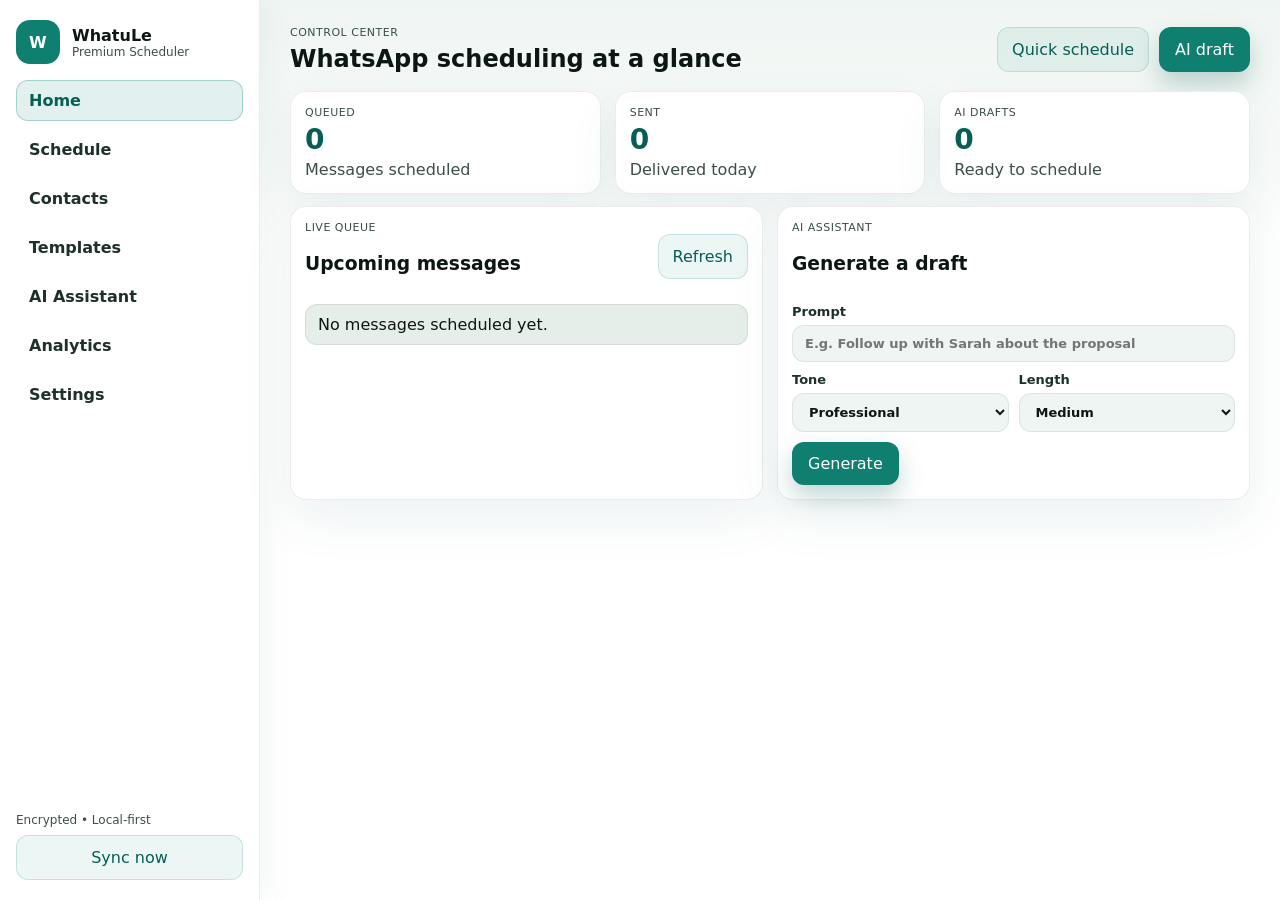
<file: dashboard/index.html>
<!doctype html>
<html lang="en">
  <head>
    <meta charset="UTF-8" />
    <meta name="viewport" content="width=device-width, initial-scale=1.0" />
    <title>WhatuLe Dashboard</title>
    <link rel="stylesheet" href="styles.css" />
  </head>
  <body>
    <div class="layout">
      <aside class="sidebar">
        <div class="sidebar__brand">
          <div class="sidebar__logo">W</div>
          <div>
            <p class="sidebar__name">WhatuLe</p>
            <p class="sidebar__muted">Premium Scheduler</p>
          </div>
        </div>
        <nav class="nav">
          <button class="nav__item active" data-section="home">Home</button>
          <button class="nav__item" data-section="schedule">Schedule</button>
          <button class="nav__item" data-section="contacts">Contacts</button>
          <button class="nav__item" data-section="templates">Templates</button>
          <button class="nav__item" data-section="ai">AI Assistant</button>
          <button class="nav__item" data-section="analytics">Analytics</button>
          <button class="nav__item" data-section="settings">Settings</button>
        </nav>
        <div class="sidebar__footer">
          <p class="sidebar__muted">Encrypted • Local-first</p>
          <button id="sync-now" class="ghost">Sync now</button>
        </div>
      </aside>

      <main class="content">
        <header class="topbar">
          <div>
            <p class="eyebrow">Control Center</p>
            <h1>WhatsApp scheduling at a glance</h1>
          </div>
          <div class="topbar__actions">
            <button class="ghost" id="new-quick">Quick schedule</button>
            <button class="primary" id="new-ai">AI draft</button>
          </div>
        </header>

        <section id="section-home" class="section active">
          <div class="grid grid--3">
            <div class="stat">
              <p class="eyebrow">Queued</p>
              <h2 id="stat-queued">0</h2>
              <p class="muted">Messages scheduled</p>
            </div>
            <div class="stat">
              <p class="eyebrow">Sent</p>
              <h2 id="stat-sent">0</h2>
              <p class="muted">Delivered today</p>
            </div>
            <div class="stat">
              <p class="eyebrow">AI drafts</p>
              <h2 id="stat-ai">0</h2>
              <p class="muted">Ready to schedule</p>
            </div>
          </div>

          <div class="grid grid--2">
            <div class="panel">
              <header class="panel__head">
                <div>
                  <p class="eyebrow">Live Queue</p>
                  <h3>Upcoming messages</h3>
                </div>
                <button class="ghost" id="refresh-home">Refresh</button>
              </header>
              <ul id="home-queue" class="list"></ul>
            </div>

            <div class="panel">
              <header class="panel__head">
                <div>
                  <p class="eyebrow">AI Assistant</p>
                  <h3>Generate a draft</h3>
                </div>
              </header>
              <form id="ai-draft-form" class="form">
                <label class="field">
                  <span>Prompt</span>
                  <input name="prompt" required placeholder="E.g. Follow up with Sarah about the proposal" />
                </label>
                <div class="row">
                  <label class="field">
                    <span>Tone</span>
                    <select name="tone">
                      <option value="friendly">Friendly</option>
                      <option value="professional" selected>Professional</option>
                      <option value="casual">Casual</option>
                      <option value="formal">Formal</option>
                    </select>
                  </label>
                  <label class="field">
                    <span>Length</span>
                    <select name="length">
                      <option value="short">Short</option>
                      <option value="medium" selected>Medium</option>
                      <option value="long">Long</option>
                    </select>
                  </label>
                </div>
                <div class="actions">
                  <button class="primary" type="submit">Generate</button>
                  <p class="muted" id="ai-draft-status"></p>
                </div>
              </form>
              <div id="ai-draft-preview" class="preview" hidden>
                <div class="preview__bar">
                  <p>Draft</p>
                  <div class="preview__controls">
                    <button class="ghost" id="draft-use">Use</button>
                    <button class="ghost" id="draft-dismiss">Dismiss</button>
                  </div>
                </div>
                <p id="ai-draft-text"></p>
              </div>
            </div>
          </div>
        </section>

        <section id="section-schedule" class="section">
          <header class="panel__head">
            <div>
              <p class="eyebrow">Schedule</p>
              <h3>All planned messages</h3>
            </div>
            <button class="ghost" id="refresh-schedule">Refresh</button>
          </header>
          <table class="table" id="schedule-table">
            <thead>
              <tr>
                <th>Contact</th>
                <th>Message</th>
                <th>Time</th>
                <th>Status</th>
              </tr>
            </thead>
            <tbody></tbody>
          </table>
        </section>

        <section id="section-contacts" class="section">
          <header class="panel__head">
            <div>
              <p class="eyebrow">Contacts</p>
              <h3>Favorites & tags</h3>
            </div>
          </header>
          <div class="panel">
            <p class="muted">Contact intelligence coming soon. Add contacts directly from WhatsApp conversations.</p>
          </div>
        </section>

        <section id="section-templates" class="section">
          <header class="panel__head">
            <div>
              <p class="eyebrow">Templates</p>
              <h3>Save your best messages</h3>
            </div>
          </header>
          <div class="panel">
            <p class="muted">Create and reuse AI-enhanced templates for birthdays, follow-ups, and reminders.</p>
          </div>
        </section>

        <section id="section-ai" class="section">
          <header class="panel__head">
            <div>
              <p class="eyebrow">AI Assistant</p>
              <h3>Conversational workspace</h3>
            </div>
          </header>
          <div class="panel">
            <p class="muted">Chat-style assistant with tone control, translation, and message scoring.</p>
          </div>
        </section>

        <section id="section-analytics" class="section">
          <header class="panel__head">
            <div>
              <p class="eyebrow">Analytics</p>
              <h3>Delivery insights</h3>
            </div>
          </header>
          <div class="grid grid--2">
            <div class="panel">
              <p class="muted">Visual delivery timelines, response rates, and engagement will appear here.</p>
            </div>
            <div class="panel">
              <p class="muted">Export-ready reports for campaigns and client updates.</p>
            </div>
          </div>
        </section>

        <section id="section-settings" class="section">
          <header class="panel__head">
            <div>
              <p class="eyebrow">Settings</p>
              <h3>Secure configuration</h3>
            </div>
          </header>
          <div class="panel form">
            <label class="field">
              <span>Default send delay (seconds)</span>
              <input id="setting-delay" type="number" min="0" value="10" />
            </label>
            <label class="field">
              <span>AI Provider</span>
              <select id="setting-provider">
                <option value="openai">OpenAI</option>
                <option value="gemini">Gemini</option>
                <option value="claude">Claude</option>
                <option value="ollama">Ollama</option>
              </select>
            </label>
            <button class="primary" id="save-settings">Save preferences</button>
            <p class="muted" id="settings-status"></p>
          </div>
        </section>
      </main>
    </div>
    <script src="dashboard.js"></script>
  </body>
</html>
</file>
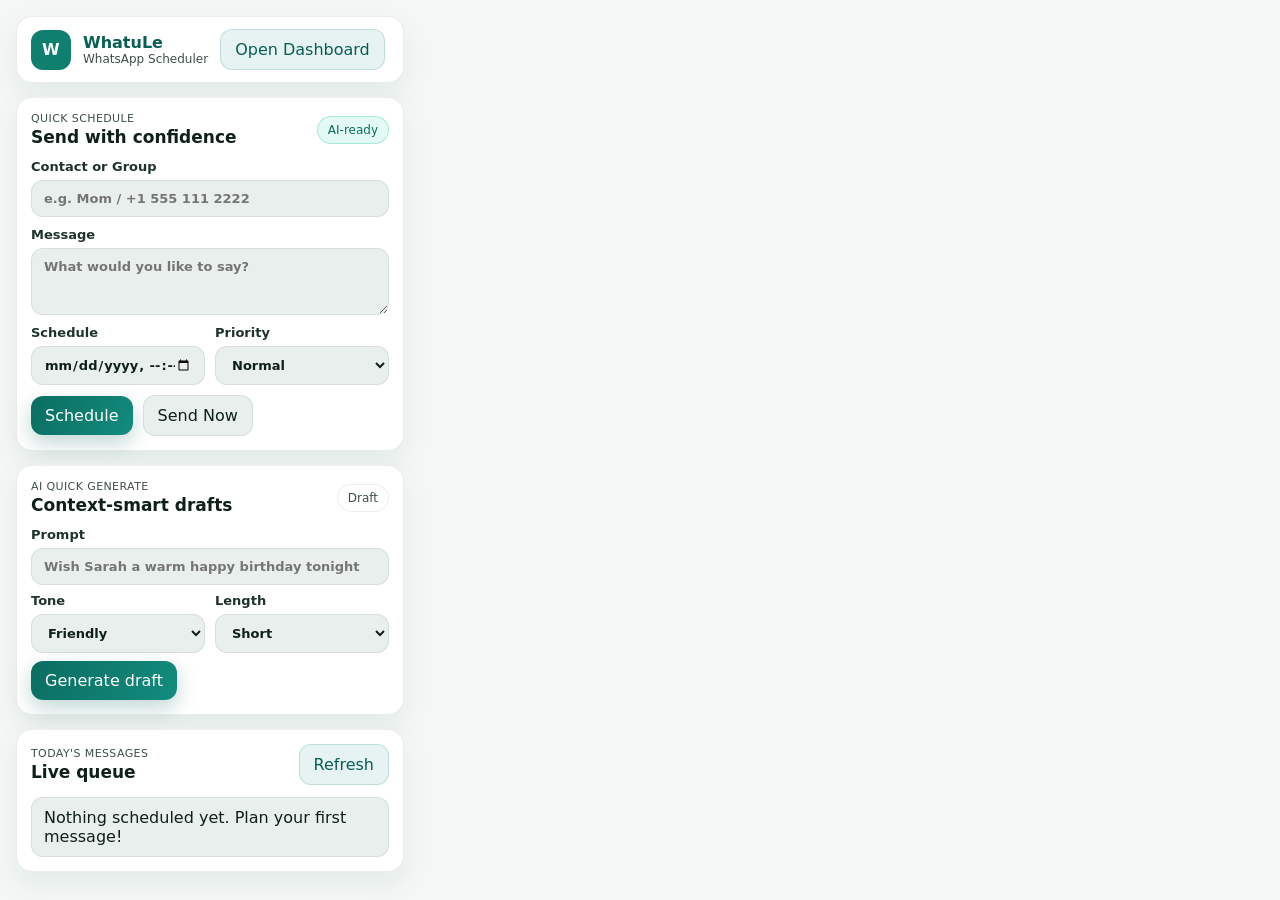
<file: popup/index.html>
<!doctype html>
<html lang="en">
  <head>
    <meta charset="UTF-8" />
    <meta name="viewport" content="width=device-width, initial-scale=1.0" />
    <title>WhatuLe • Quick Schedule</title>
    <link rel="stylesheet" href="styles.css" />
  </head>
  <body>
    <div class="popup">
      <header class="brand">
        <div class="brand__logo" aria-hidden="true">W</div>
        <div>
          <p class="brand__name">WhatuLe</p>
          <p class="brand__tagline">WhatsApp Scheduler</p>
        </div>
        <button class="ghost-btn" id="open-dashboard" type="button">Open Dashboard</button>
      </header>

      <section class="card">
        <div class="card__head">
          <div>
            <p class="eyebrow">Quick Schedule</p>
            <h2>Send with confidence</h2>
          </div>
          <span class="pill pill--success">AI-ready</span>
        </div>
        <form id="schedule-form" class="form">
          <label class="field">
            <span>Contact or Group</span>
            <input required name="contact" type="text" placeholder="e.g. Mom / +1 555 111 2222" />
          </label>
          <label class="field">
            <span>Message</span>
            <textarea required name="message" rows="3" placeholder="What would you like to say?"></textarea>
          </label>
          <div class="row">
            <label class="field">
              <span>Schedule</span>
              <input required name="time" type="datetime-local" />
            </label>
            <label class="field">
              <span>Priority</span>
              <select name="priority">
                <option value="normal" selected>Normal</option>
                <option value="high">High</option>
                <option value="low">Low</option>
              </select>
            </label>
          </div>
          <div class="actions">
            <button class="primary" type="submit">Schedule</button>
            <button class="secondary" type="button" id="schedule-now">Send Now</button>
          </div>
          <p class="hint hint--error" id="form-error" hidden></p>
        </form>
      </section>

      <section class="card">
        <div class="card__head">
          <div>
            <p class="eyebrow">AI Quick Generate</p>
            <h2>Context-smart drafts</h2>
          </div>
          <span class="pill pill--muted">Draft</span>
        </div>
        <form id="ai-form" class="form compact">
          <label class="field">
            <span>Prompt</span>
            <input required name="prompt" type="text" placeholder="Wish Sarah a warm happy birthday tonight" />
          </label>
          <div class="row">
            <label class="field">
              <span>Tone</span>
              <select name="tone">
                <option value="friendly" selected>Friendly</option>
                <option value="professional">Professional</option>
                <option value="casual">Casual</option>
                <option value="formal">Formal</option>
              </select>
            </label>
            <label class="field">
              <span>Length</span>
              <select name="length">
                <option value="short" selected>Short</option>
                <option value="medium">Medium</option>
                <option value="long">Long</option>
              </select>
            </label>
          </div>
          <div class="actions">
            <button class="primary" type="submit">Generate draft</button>
            <p class="hint" id="ai-status"></p>
          </div>
        </form>
        <div id="ai-preview" class="preview" hidden>
          <div class="preview__bar">
            <p>AI Draft</p>
            <div class="preview__controls">
              <button class="ghost-btn" id="use-draft">Use</button>
              <button class="ghost-btn" id="dismiss-draft">Dismiss</button>
            </div>
          </div>
          <p id="ai-preview-text"></p>
        </div>
      </section>

      <section class="card">
        <div class="card__head">
          <div>
            <p class="eyebrow">Today's Messages</p>
            <h2>Live queue</h2>
          </div>
          <button class="ghost-btn" id="refresh">Refresh</button>
        </div>
        <ul id="queue" class="list"></ul>
      </section>
    </div>
    <script src="popup.js"></script>
  </body>
</html>
</file>
<file: dashboard/styles.css>
:root {
  color-scheme: light;
  --green-900: #064c44;
  --green-800: #075e54;
  --green-700: #0b6d61;
  --green-600: #0f7f70;
  --green-500: #128c7e;
  --green-300: #1ec99a;
  --sand-50: #f7faf8;
  --sand-100: #eff5f2;
  --sand-200: #e6eeea;
  --text-900: #0c1714;
  --text-700: #1d302a;
  --text-500: #3b4e48;
  --border: rgba(12, 26, 20, 0.08);
  --shadow: 0 18px 50px rgba(7, 94, 84, 0.08);
  font-family: "Inter", system-ui, -apple-system, BlinkMacSystemFont, "Segoe UI", sans-serif;
}

*,
*::before,
*::after {
  box-sizing: border-box;
}

body {
  margin: 0;
  background: linear-gradient(180deg, var(--sand-100) 0%, #ffffff 30%);
  color: var(--text-900);
}

.layout {
  display: grid;
  grid-template-columns: 260px 1fr;
  min-height: 100vh;
}

.sidebar {
  background: white;
  border-right: 1px solid var(--border);
  padding: 20px 16px;
  display: flex;
  flex-direction: column;
  gap: 16px;
  box-shadow: 8px 0 30px rgba(7, 94, 84, 0.05);
}

.sidebar__brand {
  display: flex;
  align-items: center;
  gap: 12px;
}

.sidebar__logo {
  width: 44px;
  height: 44px;
  border-radius: 14px;
  background: var(--green-600);
  color: white;
  display: grid;
  place-items: center;
  font-weight: 800;
  letter-spacing: 0.4px;
}

.sidebar__name {
  margin: 0;
  font-weight: 800;
}

.sidebar__muted {
  margin: 0;
  font-size: 12px;
  color: var(--text-500);
}

.nav {
  display: flex;
  flex-direction: column;
  gap: 8px;
}

.nav__item {
  border: 1px solid transparent;
  background: transparent;
  color: var(--text-700);
  text-align: left;
  padding: 10px 12px;
  border-radius: 12px;
  font-weight: 600;
  cursor: pointer;
  transition: background 120ms ease, border 120ms ease, color 120ms ease;
}

.nav__item.active {
  background: rgba(18, 140, 126, 0.12);
  border-color: rgba(18, 140, 126, 0.3);
  color: var(--green-800);
}

.sidebar__footer {
  margin-top: auto;
  display: flex;
  flex-direction: column;
  gap: 8px;
}

.content {
  padding: 26px 30px 40px;
  display: flex;
  flex-direction: column;
  gap: 18px;
}

.topbar {
  display: flex;
  align-items: center;
  justify-content: space-between;
  gap: 10px;
}

.topbar h1 {
  margin: 6px 0 0;
  font-size: 24px;
}

.topbar__actions {
  display: flex;
  gap: 10px;
}

.eyebrow {
  margin: 0;
  text-transform: uppercase;
  letter-spacing: 0.5px;
  font-size: 11px;
  color: var(--text-500);
}

.primary,
.ghost,
button {
  border: none;
  border-radius: 12px;
  font: inherit;
  cursor: pointer;
  transition: transform 120ms ease, box-shadow 120ms ease, background 120ms ease;
}

.primary {
  background: var(--green-600);
  color: white;
  padding: 12px 16px;
  box-shadow: 0 12px 24px rgba(12, 99, 88, 0.25);
}

.ghost {
  background: rgba(18, 140, 126, 0.08);
  color: var(--green-800);
  padding: 12px 14px;
  border: 1px solid rgba(18, 140, 126, 0.18);
}

.grid {
  display: grid;
  gap: 14px;
}

.grid--3 {
  grid-template-columns: repeat(auto-fit, minmax(180px, 1fr));
}

.grid--2 {
  grid-template-columns: repeat(auto-fit, minmax(260px, 1fr));
}

.stat,
.panel {
  background: white;
  border: 1px solid var(--border);
  border-radius: 16px;
  padding: 14px;
  box-shadow: var(--shadow);
}

.stat h2 {
  margin: 4px 0;
  font-size: 28px;
  color: var(--green-800);
}

.muted {
  color: var(--text-500);
  margin: 0;
}

.panel__head {
  display: flex;
  align-items: center;
  justify-content: space-between;
  gap: 8px;
  margin-bottom: 12px;
}

.list {
  list-style: none;
  padding: 0;
  margin: 0;
  display: flex;
  flex-direction: column;
  gap: 10px;
}

.list__item {
  padding: 10px 12px;
  border-radius: 12px;
  border: 1px solid var(--border);
  background: var(--sand-200);
}

.row {
  display: grid;
  grid-template-columns: repeat(2, minmax(0, 1fr));
  gap: 10px;
}

.form {
  display: flex;
  flex-direction: column;
  gap: 10px;
}

.field {
  display: flex;
  flex-direction: column;
  gap: 6px;
  color: var(--text-700);
  font-weight: 600;
  font-size: 13px;
}

input,
select,
textarea {
  border: 1px solid var(--border);
  border-radius: 12px;
  padding: 10px 12px;
  font: inherit;
  background: var(--sand-100);
  color: var(--text-900);
  transition: border 120ms ease, box-shadow 120ms ease, background 120ms ease;
}

input:focus,
select:focus,
textarea:focus {
  outline: none;
  border-color: rgba(18, 140, 126, 0.45);
  box-shadow: 0 0 0 3px rgba(18, 140, 126, 0.12);
  background: white;
}

.preview {
  margin-top: 6px;
  border: 1px solid rgba(18, 140, 126, 0.2);
  background: rgba(18, 140, 126, 0.05);
  border-radius: 12px;
  padding: 10px;
}

.preview__bar {
  display: flex;
  align-items: center;
  justify-content: space-between;
  color: var(--green-900);
  font-weight: 700;
}

.preview__controls {
  display: flex;
  gap: 6px;
}

.table {
  width: 100%;
  border-collapse: separate;
  border-spacing: 0 8px;
}

.table th {
  text-align: left;
  color: var(--text-500);
  font-weight: 700;
  font-size: 13px;
}

.table td {
  background: white;
  padding: 12px 12px;
  border-top: 1px solid var(--border);
  border-bottom: 1px solid var(--border);
}

.table tr td:first-child {
  border-left: 1px solid var(--border);
  border-radius: 12px 0 0 12px;
}

.table tr td:last-child {
  border-right: 1px solid var(--border);
  border-radius: 0 12px 12px 0;
}

.status {
  padding: 6px 10px;
  border-radius: 999px;
  font-size: 12px;
  font-weight: 700;
  display: inline-block;
}

.status--scheduled {
  background: rgba(18, 140, 126, 0.12);
  color: var(--green-800);
}

.status--sending {
  background: rgba(30, 201, 154, 0.12);
  color: var(--green-900);
}

.status--sent {
  background: rgba(30, 201, 154, 0.14);
  color: var(--green-700);
}

.status--failed {
  background: rgba(227, 69, 69, 0.1);
  color: #a23b3b;
}

.section {
  display: none;
  flex-direction: column;
  gap: 12px;
}

.section.active {
  display: flex;
}
</file>
<file: popup/styles.css>
:root {
  color-scheme: light;
  --green-900: #064c44;
  --green-800: #075e54;
  --green-700: #0b6d61;
  --green-600: #0f7f70;
  --green-500: #128c7e;
  --green-400: #18a689;
  --green-300: #1ec99a;
  --sand-100: #f4f7f5;
  --sand-200: #e9efec;
  --sand-300: #d7e3de;
  --text-900: #0f1f1a;
  --text-700: #1f332c;
  --text-500: #3c4f48;
  --border: rgba(12, 26, 20, 0.08);
  --shadow: 0 12px 30px rgba(7, 94, 84, 0.08);
  font-family: "Inter", system-ui, -apple-system, BlinkMacSystemFont, "Segoe UI", sans-serif;
}

*,
*::before,
*::after {
  box-sizing: border-box;
}

body {
  margin: 0;
  background: var(--sand-100);
  color: var(--text-900);
  min-height: 100vh;
}

.popup {
  width: 420px;
  padding: 16px;
  display: flex;
  flex-direction: column;
  gap: 14px;
}

.brand {
  background: white;
  border: 1px solid var(--border);
  border-radius: 16px;
  padding: 12px 14px;
  display: flex;
  align-items: center;
  gap: 12px;
  box-shadow: var(--shadow);
}

.brand__logo {
  width: 40px;
  height: 40px;
  border-radius: 12px;
  background: var(--green-600);
  color: white;
  font-weight: 700;
  display: grid;
  place-items: center;
  letter-spacing: 0.5px;
}

.brand__name {
  margin: 0;
  font-weight: 700;
  color: var(--green-800);
}

.brand__tagline {
  margin: 0;
  color: var(--text-500);
  font-size: 12px;
}

.card {
  background: white;
  border: 1px solid var(--border);
  border-radius: 16px;
  padding: 14px;
  box-shadow: var(--shadow);
}

.card__head {
  display: flex;
  align-items: center;
  justify-content: space-between;
  gap: 8px;
  margin-bottom: 12px;
}

.eyebrow {
  margin: 0;
  text-transform: uppercase;
  font-size: 11px;
  letter-spacing: 0.4px;
  color: var(--text-500);
}

.card h2 {
  margin: 2px 0 0;
  font-size: 17px;
}

.pill {
  padding: 6px 10px;
  border-radius: 999px;
  font-size: 12px;
  border: 1px solid var(--border);
}

.pill--success {
  background: rgba(30, 201, 154, 0.12);
  color: var(--green-700);
  border-color: rgba(30, 201, 154, 0.3);
}

.pill--muted {
  color: var(--text-500);
}

.form {
  display: flex;
  flex-direction: column;
  gap: 10px;
}

.form.compact {
  gap: 8px;
}

.field {
  display: flex;
  flex-direction: column;
  gap: 6px;
  color: var(--text-700);
  font-weight: 600;
  font-size: 13px;
}

input,
textarea,
select {
  border: 1px solid var(--border);
  border-radius: 12px;
  padding: 10px 12px;
  font: inherit;
  background: var(--sand-200);
  color: var(--text-900);
  transition: border 120ms ease, box-shadow 120ms ease, background 120ms ease;
}

input:focus,
textarea:focus,
select:focus {
  outline: none;
  border-color: rgba(18, 140, 126, 0.45);
  box-shadow: 0 0 0 3px rgba(18, 140, 126, 0.12);
  background: white;
}

.row {
  display: grid;
  grid-template-columns: repeat(2, minmax(0, 1fr));
  gap: 10px;
}

.actions {
  display: flex;
  align-items: center;
  gap: 10px;
  flex-wrap: wrap;
}

button {
  border: none;
  border-radius: 12px;
  padding: 10px 14px;
  font: inherit;
  cursor: pointer;
  transition: transform 120ms ease, box-shadow 120ms ease, background 120ms ease;
}

button:active {
  transform: translateY(1px);
}

.primary {
  background: linear-gradient(120deg, var(--green-700), var(--green-500));
  color: white;
  box-shadow: 0 8px 20px rgba(12, 99, 88, 0.25);
}

.secondary {
  background: var(--sand-200);
  color: var(--text-900);
  border: 1px solid var(--border);
}

.ghost-btn {
  background: rgba(18, 140, 126, 0.1);
  color: var(--green-800);
  border: 1px solid rgba(18, 140, 126, 0.2);
}

.hint {
  margin: 0;
  color: var(--text-500);
  font-size: 12px;
}

.hint--error {
  color: #b42318;
}

.preview {
  margin-top: 8px;
  border: 1px solid rgba(18, 140, 126, 0.2);
  background: rgba(18, 140, 126, 0.05);
  border-radius: 12px;
  padding: 10px;
}

.preview__bar {
  display: flex;
  align-items: center;
  justify-content: space-between;
  color: var(--green-900);
  font-weight: 600;
}

.preview__controls {
  display: flex;
  gap: 6px;
}

.list {
  list-style: none;
  margin: 0;
  padding: 0;
  display: flex;
  flex-direction: column;
  gap: 10px;
}

.list__item {
  padding: 10px 12px;
  border: 1px solid var(--border);
  border-radius: 12px;
  background: var(--sand-200);
}

.list__item header {
  display: flex;
  justify-content: space-between;
  align-items: center;
  margin-bottom: 6px;
}

.list__meta {
  color: var(--text-500);
  font-size: 12px;
  display: flex;
  gap: 6px;
}

.status {
  padding: 4px 10px;
  border-radius: 999px;
  font-size: 12px;
  font-weight: 600;
}

.status--scheduled {
  background: rgba(18, 140, 126, 0.12);
  color: var(--green-700);
}

.status--sending {
  background: rgba(30, 201, 154, 0.12);
  color: var(--green-900);
}

.status--sent {
  background: rgba(30, 201, 154, 0.14);
  color: var(--green-700);
}

.status--failed {
  background: rgba(227, 69, 69, 0.1);
  color: #a23b3b;
}
</file>
